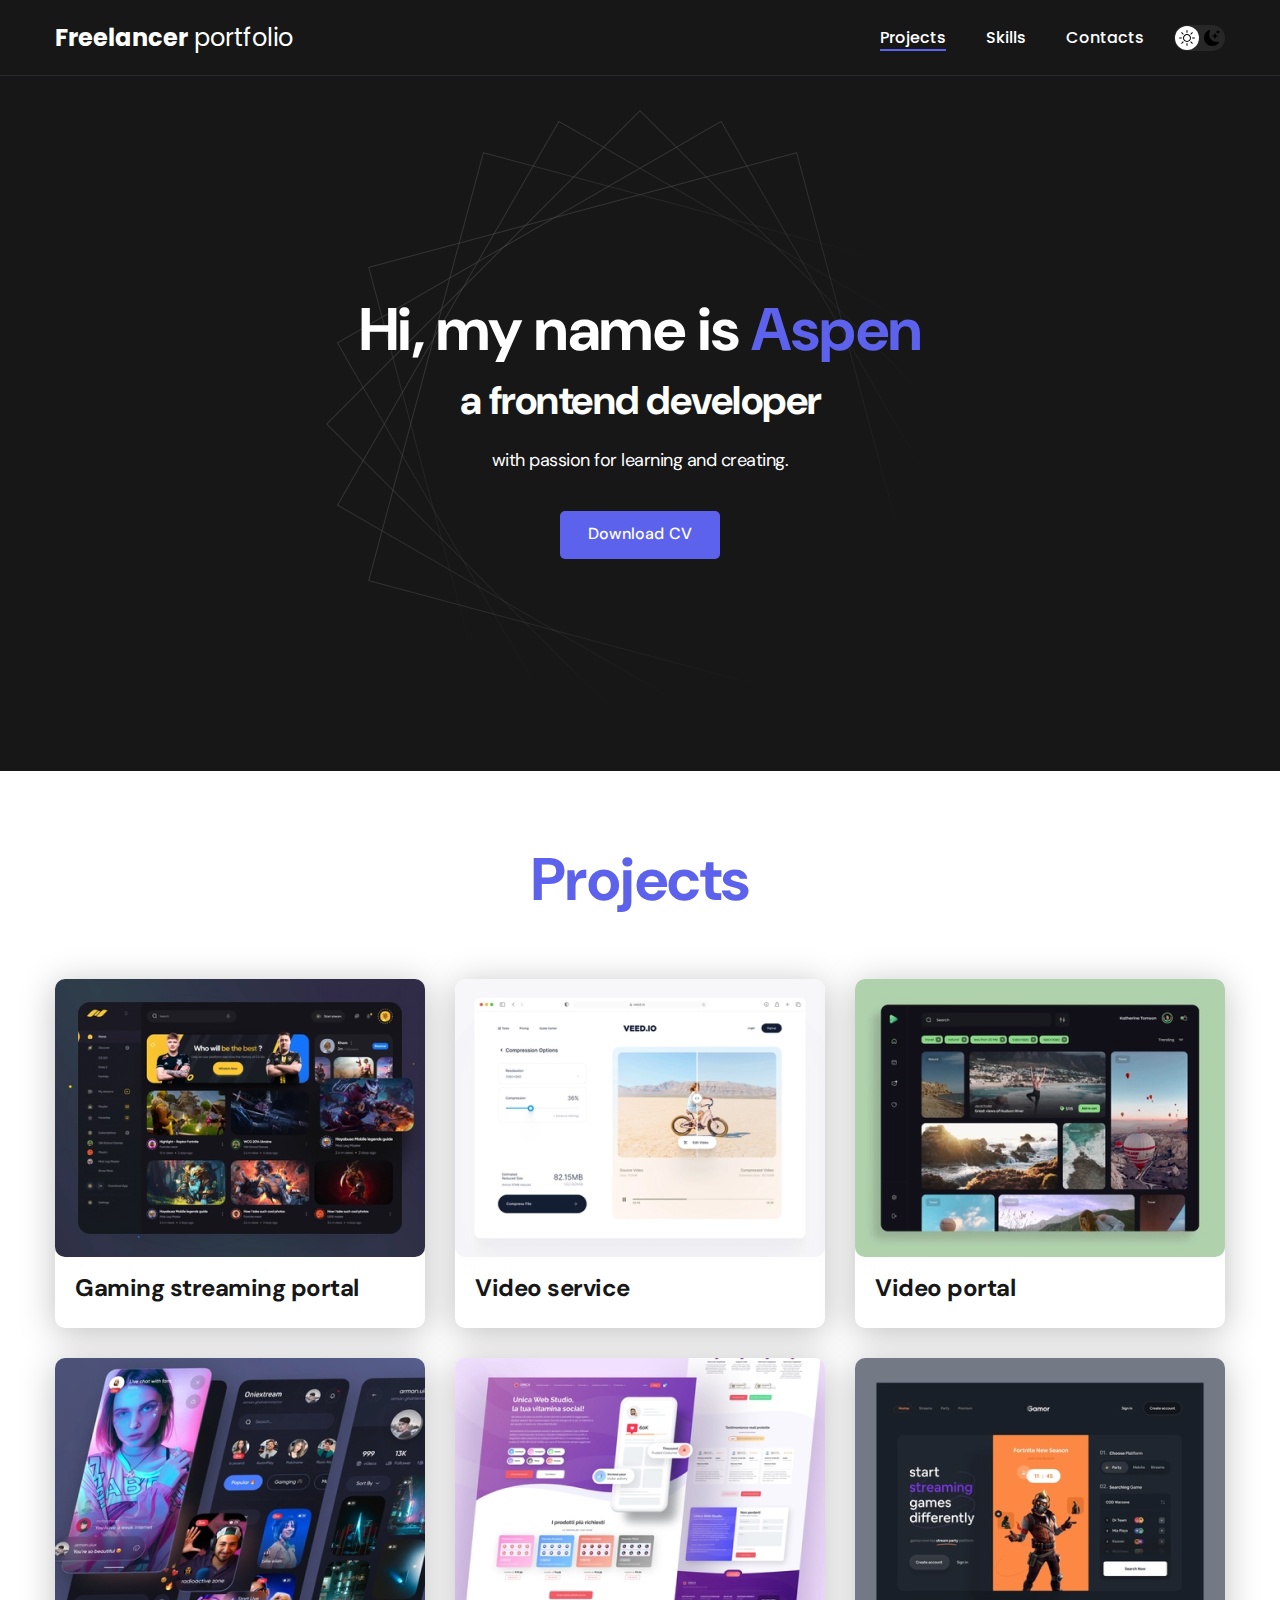
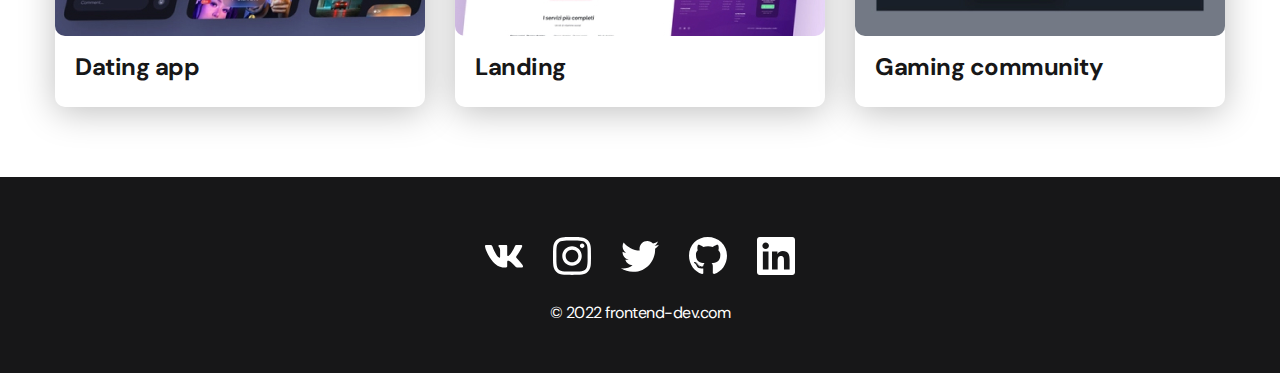
<file: index.html>
<!DOCTYPE html>
<html lang="en">

<head>
    <meta charset="UTF-8">
    <meta name="viewport" content="width=device-width, initial-scale=1.0">
    <title>Frelancer portfolio</title>
    <link rel="stylesheet" href="./css/main.css">
</head>

<body>
    <nav class="nav">
        <div class="container">
            <div class="nav-row">
                <a href="./index.html" class="logo"><strong>Freelancer</strong> portfolio</a>
                               
                <button class="dark-mode-btn">
                    <img class="dark-mode-btn-icon" src="./img/icons/sun.svg" alt="sun">
                    <img class="dark-mode-btn-icon" src="./img/icons/moon.svg" alt="moon">
                </button>

                <ul class="nav-list">
                    <li class="nav-list__item">
                        <a href="./index.html" class="nav-list__link nav-list__link--active">
                            Projects
                        </a>
                    </li>
                    <li class="nav-list__item">
                        <a href="./skills.html" class="nav-list__link">
                            Skills
                        </a>
                    </li>
                    <li class="nav-list__item">
                        <a href="./contacts.html" class="nav-list__link">
                            Contacts
                        </a>
                    </li>
                </ul>
            </div>
        </div>
    </nav>


    <header class="header">
        <div class="header__wrapper">
            <h1 class="header__title">
                <strong>Hi, my name is <em>Aspen</em></strong><br>
                a frontend developer
            </h1>
            <div class="header__text">
                <p>
                    with passion for learning and creating.
                </p>
            </div>
            <a href="#" class="btn">Download CV</a>
        </div>
    </header>

    <main class="section">
        <div class="container">
            <h1 class="title-1">
                Projects
            </h1>
            <ul class="projects">
                <li class="project">
                    <a href="./project-page.html">
                        <img class="project__img" src="./img/projects/01.jpg" alt="project img">
                        <h3 class="project__title">
                            Gaming streaming portal
                        </h3>
                    </a>
                </li>
                <li class="project">
                    <a href="./project-page.html">
                        <img class="project__img" src="./img/projects/02.jpg" alt="project img">
                        <h3 class="project__title">
                            Video service
                        </h3>
                    </a>
                </li>
                <li class="project">
                    <a href="./project-page.html">
                        <img class="project__img" src="./img/projects/03.jpg" alt="project img">
                        <h3 class="project__title">
                            Video portal
                        </h3>
                    </a>
                </li>
                <li class="project">
                    <img class="project__img" src="./img/projects/04.jpg" alt="project img">
                    <h3 class="project__title">
                        Dating app
                    </h3>
                </li>
                <li class="project">
                    <img class="project__img" src="./img/projects/05.jpg" alt="project img">
                    <h3 class="project__title">
                        Landing
                    </h3>
                </li>
                <li class="project">
                    <img class="project__img" src="./img/projects/06.jpg" alt="project img">
                    <h3 class="project__title">
                        Gaming community
                    </h3>
                </li>
            </ul>
        </div>
    </main>

    <footer class="footer">
        <div class="container">
            <div class="footer__wrapper">
                <ul class="social">
                    <li class="social__item">
                        <a href="https://vk.com/id91578022" target="_blank">
                            <img src="./img/icons/vk.svg" alt="link">
                        </a>
                    </li>
                    <li class="social__item">
                        <a href="#">
                            <img src="./img/icons/instagram.svg" alt="link">
                        </a>
                    </li>
                    <li class="social__item">
                        <a href="#">
                            <img src="./img/icons/twitter.svg" alt="link">
                        </a>
                    </li>
                    <li class="social__item">
                        <a href="#">
                            <img src="./img/icons/gitHub.svg" alt="link">
                        </a>
                    </li>
                    <li class="social__item">
                        <a href="#">
                            <img src="./img/icons/linkedIn.svg" alt="link">
                        </a>
                    </li>
                </ul>
                <div class="copyright">
                    <p>
                        © 2022 frontend-dev.com
                    </p>
                </div>
            </div>
        </div>
    </footer>

    <script src="./js/main.js"></script>
</body>

</html>
</file>
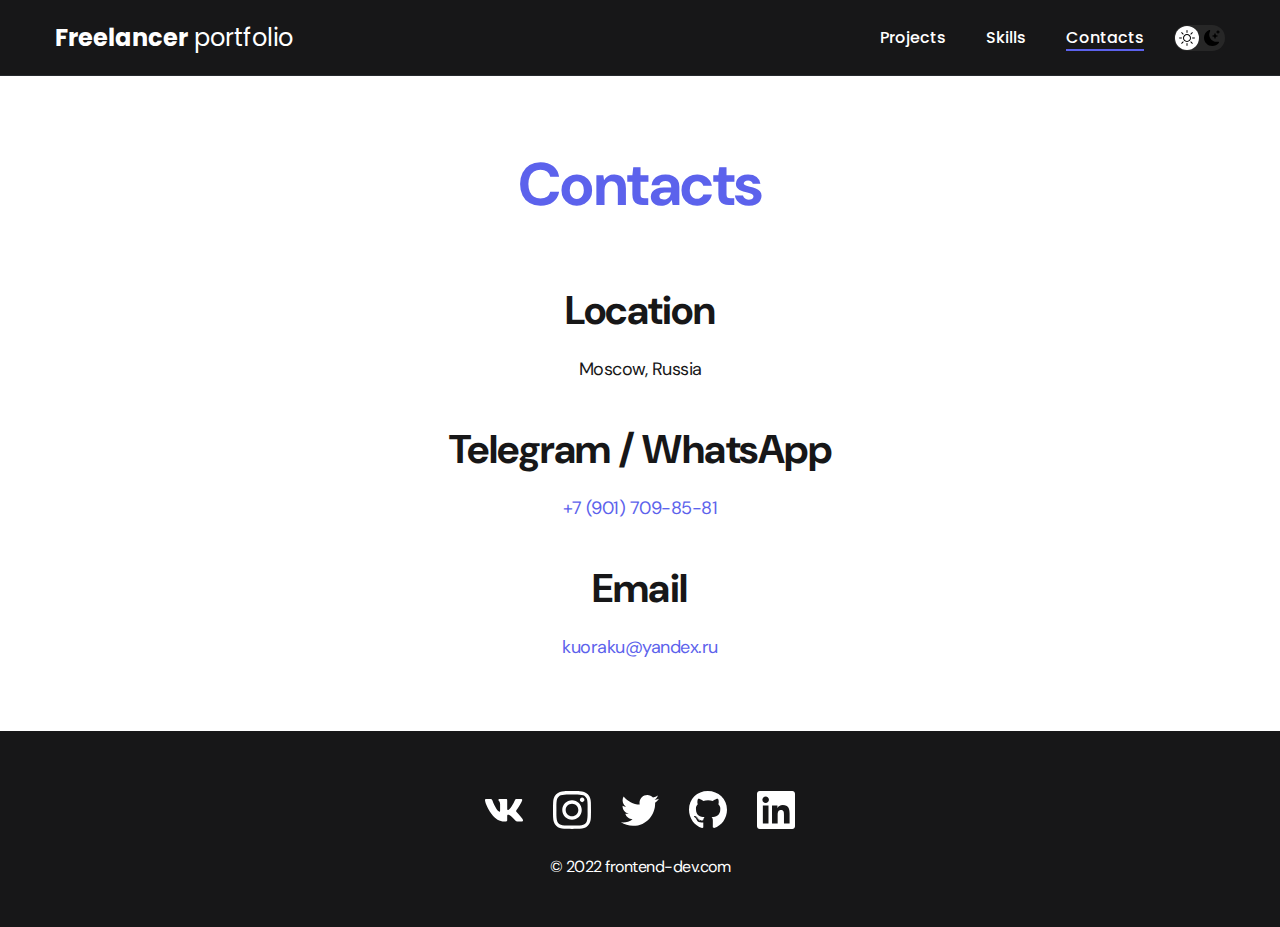
<file: contacts.html>
<!DOCTYPE html>
<html lang="en">

<head>
    <meta charset="UTF-8">
    <meta name="viewport" content="width=device-width, initial-scale=1.0">
    <title>Frelancer portfolio</title>
    <link rel="stylesheet" href="./css/main.css">
</head>

<body>
    <nav class="nav">
        <div class="container">
            <div class="nav-row">
                <a href="./index.html" class="logo"><strong>Freelancer</strong> portfolio</a>
                
                <button class="dark-mode-btn">
                    <img class="dark-mode-btn-icon" src="./img/icons/sun.svg" alt="sun">
                    <img class="dark-mode-btn-icon" src="./img/icons/moon.svg" alt="moon">
                </button>
                
                <ul class="nav-list">
                    <li class="nav-list__item">
                        <a href="./index.html" class="nav-list__link">
                            Projects
                        </a>
                    </li>
                    <li class="nav-list__item">
                        <a href="./skills.html" class="nav-list__link">
                            Skills
                        </a>
                    </li>
                    <li class="nav-list__item">
                        <a href="./contacts.html" class="nav-list__link  nav-list__link--active">
                            Contacts
                        </a>
                    </li>
                </ul>
            </div>
        </div>
    </nav>

    <main class="section">
        <div class="container">
            <h1 class="title-1">
                Contacts
            </h1>

            <ul class="content-list">
                <li class="content-list__item">
                    <h2 class="title-2">
                        Location
                    </h2>
                    <p>
                        Moscow, Russia
                    </p>
                </li>
                <li class="content-list__item">
                    <h2 class="title-2">
                        Telegram / WhatsApp
                    </h2>
                    <p>
                        <a href="tel:+79017098581">
                            +7 (901) 709-85-81
                        </a>
                        <!-- <a href="https://t.me/+79017098581">
                            +7 (901) 709-85-81
                        </a> -->
                    </p>
                </li>
                <li class="content-list__item">
                    <h2 class="title-2">
                        Email
                    </h2>
                    <p>
                        <a href="mailto:kuoraku@yandex.ru">
                            kuoraku@yandex.ru
                        </a>
                    </p>
                </li>
            </ul>

        </div>
    </main>

    <footer class="footer">
        <div class="container">
            <div class="footer__wrapper">
                <ul class="social">
                    <li class="social__item">
                        <a href="https://vk.com/id91578022" target="_blank">
                            <img src="./img/icons/vk.svg" alt="link">
                        </a>
                    </li>
                    <li class="social__item">
                        <a href="#">
                            <img src="./img/icons/instagram.svg" alt="link">
                        </a>
                    </li>
                    <li class="social__item">
                        <a href="#">
                            <img src="./img/icons/twitter.svg" alt="link">
                        </a>
                    </li>
                    <li class="social__item">
                        <a href="#">
                            <img src="./img/icons/gitHub.svg" alt="link">
                        </a>
                    </li>
                    <li class="social__item">
                        <a href="#">
                            <img src="./img/icons/linkedIn.svg" alt="link">
                        </a>
                    </li>
                </ul>
                <div class="copyright">
                    <p>
                        © 2022 frontend-dev.com
                    </p>
                </div>
            </div>
        </div>
    </footer>

    <script src="./js/main.js"></script>
</body>

</html>
</file>
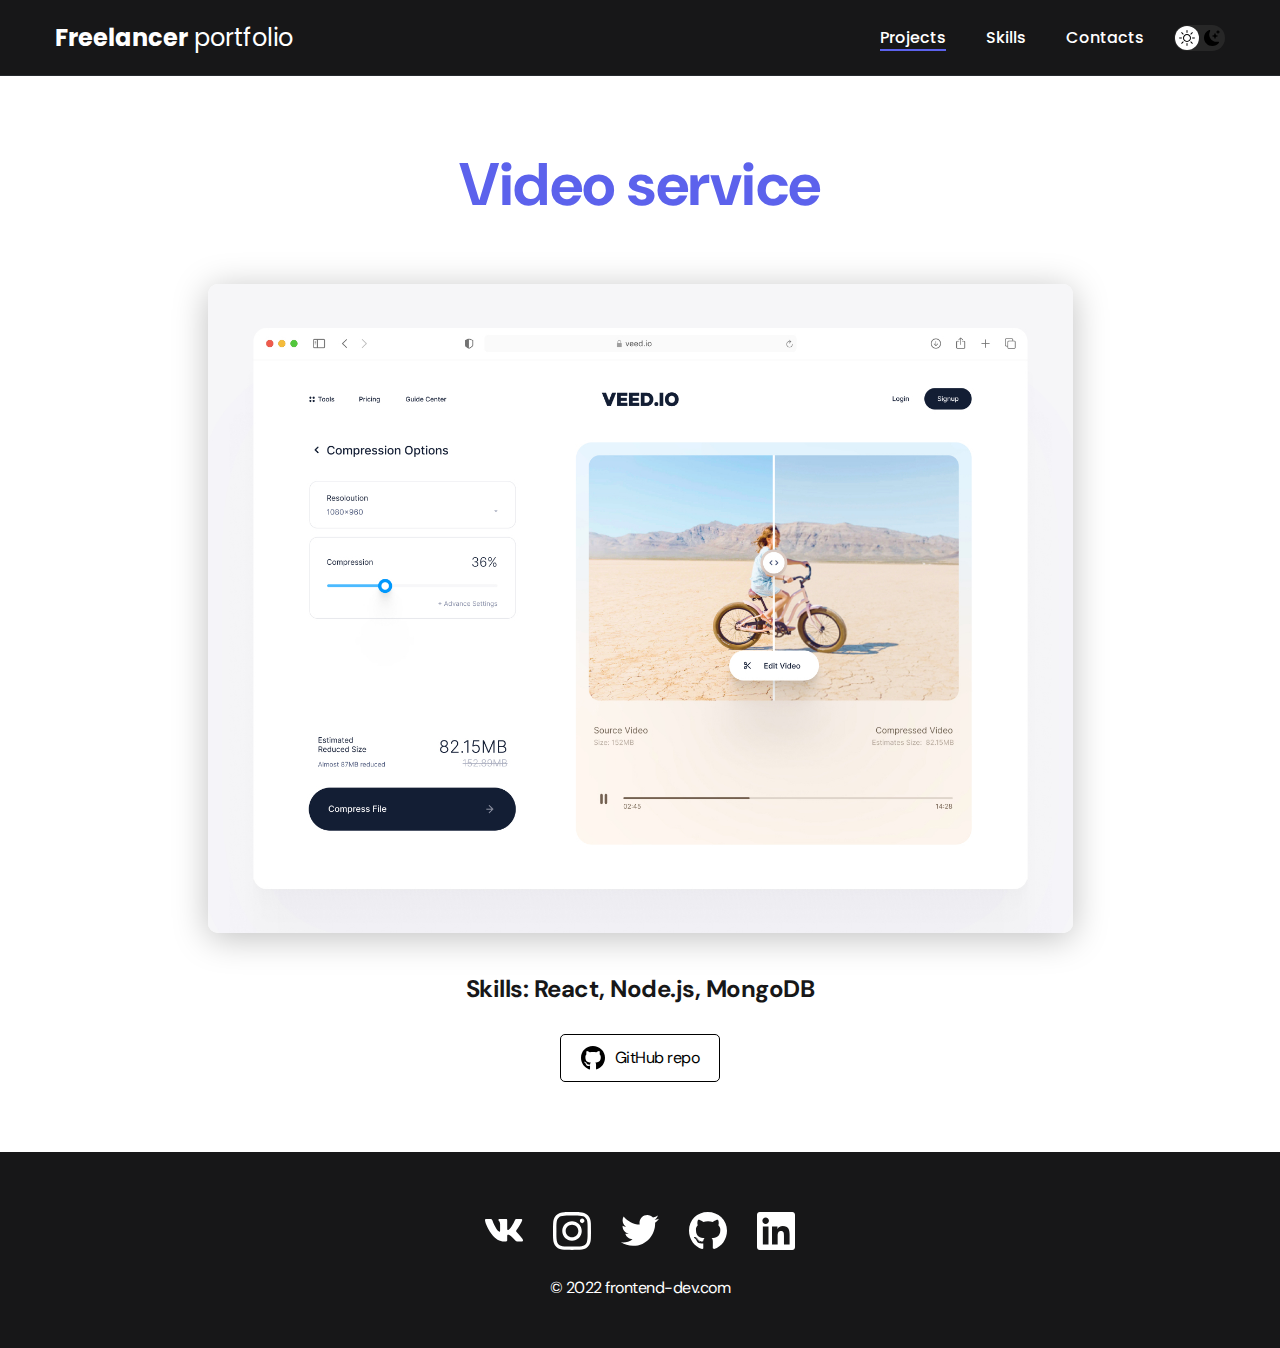
<file: project-page.html>
<!DOCTYPE html>
<html lang="en">

<head>
    <meta charset="UTF-8">
    <meta name="viewport" content="width=device-width, initial-scale=1.0">
    <title>Frelancer portfolio</title>
    <link rel="stylesheet" href="./css/main.css">
</head>

<body>
    <nav class="nav">
        <div class="container">
            <div class="nav-row">
                <a href="./index.html" class="logo"><strong>Freelancer</strong> portfolio</a>
                
                <button class="dark-mode-btn">
                    <img class="dark-mode-btn-icon" src="./img/icons/sun.svg" alt="sun">
                    <img class="dark-mode-btn-icon" src="./img/icons/moon.svg" alt="moon">
                </button>
                
                <ul class="nav-list">
                    <li class="nav-list__item">
                        <a href="./index.html" class="nav-list__link nav-list__link--active">
                            Projects
                        </a>
                    </li>
                    <li class="nav-list__item">
                        <a href="./skills.html" class="nav-list__link">
                            Skills
                        </a>
                    </li>
                    <li class="nav-list__item">
                        <a href="./contacts.html" class="nav-list__link">
                            Contacts
                        </a>
                    </li>
                </ul>
            </div>
        </div>
    </nav>

    <main class="section">
        <div class="container">
            <div class="projects-details">
                <h1 class="title-1">
                    Video service
                </h1>
                <img class="projects-details__cover" src="./img/projects/02-big.jpg" alt="project">
                <div class="project-details__descr">
                    <p>
                        Skills: React, Node.js, MongoDB
                    </p>
                </div>
                <a href="#" class="btn-outline">
                    <img src="./img/icons/gitHub-black.svg" alt="gitHub">
                    GitHub repo
                </a>
            </div>
        </div>
    </main>

    <footer class="footer">
        <div class="container">
            <div class="footer__wrapper">
                <ul class="social">
                    <li class="social__item">
                        <a href="https://vk.com/id91578022" target="_blank">
                            <img src="./img/icons/vk.svg" alt="link">
                        </a>
                    </li>
                    <li class="social__item">
                        <a href="#">
                            <img src="./img/icons/instagram.svg" alt="link">
                        </a>
                    </li>
                    <li class="social__item">
                        <a href="#">
                            <img src="./img/icons/twitter.svg" alt="link">
                        </a>
                    </li>
                    <li class="social__item">
                        <a href="#">
                            <img src="./img/icons/gitHub.svg" alt="link">
                        </a>
                    </li>
                    <li class="social__item">
                        <a href="#">
                            <img src="./img/icons/linkedIn.svg" alt="link">
                        </a>
                    </li>
                </ul>
                <div class="copyright">
                    <p>
                        © 2022 frontend-dev.com
                    </p>
                </div>
            </div>
        </div>
    </footer>

    <script src="./js/main.js"></script>
</body>

</html>
</file>
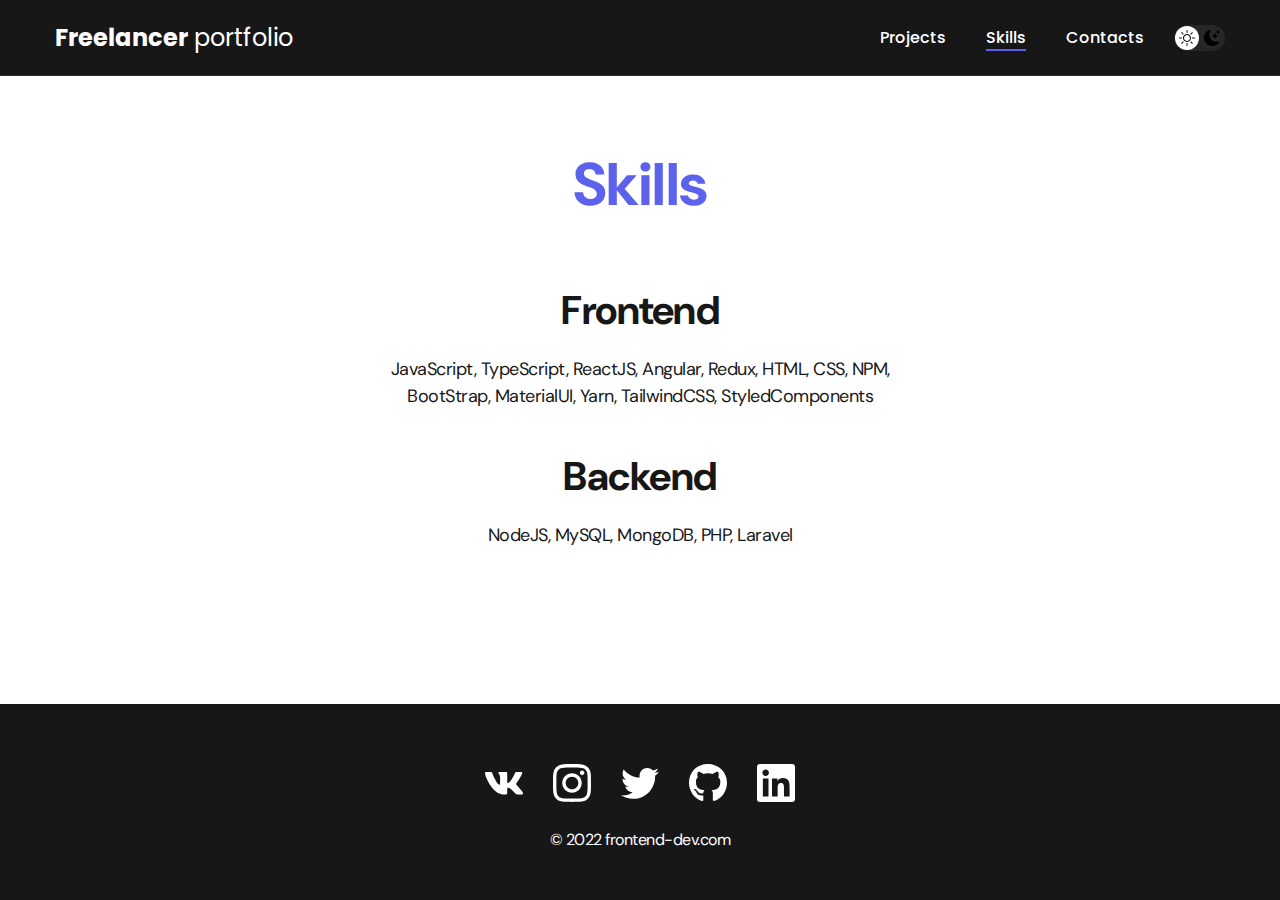
<file: skills.html>
<!DOCTYPE html>
<html lang="en">

<head>
    <meta charset="UTF-8">
    <meta name="viewport" content="width=device-width, initial-scale=1.0">
    <title>Frelancer portfolio</title>
    <link rel="stylesheet" href="./css/main.css">
</head>

<body>
    <nav class="nav">
        <div class="container">
            <div class="nav-row">
                <a href="./index.html" class="logo"><strong>Freelancer</strong> portfolio</a>
                
                <button class="dark-mode-btn">
                    <img class="dark-mode-btn-icon" src="./img/icons/sun.svg" alt="sun">
                    <img class="dark-mode-btn-icon" src="./img/icons/moon.svg" alt="moon">
                </button>

                <ul class="nav-list">
                    <li class="nav-list__item">
                        <a href="./index.html" class="nav-list__link">
                            Projects
                        </a>
                    </li>
                    <li class="nav-list__item">
                        <a href="./skills.html" class="nav-list__link  nav-list__link--active">
                            Skills
                        </a>
                    </li>
                    <li class="nav-list__item">
                        <a href="./contacts.html" class="nav-list__link">
                            Contacts
                        </a>
                    </li>
                </ul>
            </div>
        </div>
    </nav>

    <main class="section">
        <div class="container">
            <h1 class="title-1">
                Skills
            </h1>

            <ul class="content-list">
                <li class="content-list__item">
                    <h2 class="title-2">
                        Frontend
                    </h2>
                    <p>
                        JavaScript, TypeScript, ReactJS, Angular, Redux, HTML, CSS, NPM, BootStrap, MaterialUI, Yarn,
                        TailwindCSS, StyledComponents
                    </p>
                </li>
                <li class="content-list__item">
                    <h2 class="title-2">
                        Backend
                    </h2>
                    <p>
                        NodeJS, MySQL, MongoDB, PHP, Laravel
                    </p>
                </li>
            </ul>

        </div>
    </main>

    <footer class="footer">
        <div class="container">
            <div class="footer__wrapper">
                <ul class="social">
                    <li class="social__item">
                        <a href="https://vk.com/id91578022" target="_blank">
                            <img src="./img/icons/vk.svg" alt="link">
                        </a>
                    </li>
                    <li class="social__item">
                        <a href="#">
                            <img src="./img/icons/instagram.svg" alt="link">
                        </a>
                    </li>
                    <li class="social__item">
                        <a href="#">
                            <img src="./img/icons/twitter.svg" alt="link">
                        </a>
                    </li>
                    <li class="social__item">
                        <a href="#">
                            <img src="./img/icons/gitHub.svg" alt="link">
                        </a>
                    </li>
                    <li class="social__item">
                        <a href="#">
                            <img src="./img/icons/linkedIn.svg" alt="link">
                        </a>
                    </li>
                </ul>
                <div class="copyright">
                    <p>
                        © 2022 frontend-dev.com
                    </p>
                </div>
            </div>
        </div>
    </footer>

    <script src="./js/main.js"></script>
</body>

</html>
</file>
<file: css/main.css>
@import "./reset.css";
@import url('https://fonts.googleapis.com/css2?family=DM+Sans:wght@400;500;700&family=Poppins:wght@400;500;700&display=swap');

/* font-family: 'DM Sans', sans-serif;
font-family: 'Poppins', sans-serif; */

/* * {
    border: 1px solid red;
} */

:root {
    --black0: #000;
    --black: #171718;
    --black-border: #26292D;
    --white: #fff;
    --purple: #5C62EC;

    --dark-bg: var(--black);
    --dark-border: var(--black-border);
    --header-text: var(--white);
    --accent: var(--purple);

    /* LIght mode */

    --page-bg: var(--white);
    --text-color: var(--black);

    --title-1: var(--accent);

    --project-card-bg: var(--white);
    --project-card-text: var(--black);
    --box-shadow: 0px 5px 35px 0px rgba(0, 0, 0, 0.25);
}

.dark {
    /* Dark mode */

    --page-bg: #252526;
    --text-color: var(--white);
    --title-1: var(--white);

    --project-card-bg: var(--black);
    --project-card-text: var(--white);

    --box-shadow: 0px 5px 35px 0px rgba(0, 0, 0, 0.8);
}

html, body {    
    display: flex;
    flex-direction: column;
    min-height: 100vh;
    font-family: 'DM Sans', sans-serif;
    letter-spacing: -0.5px;
    
    /* Color mode */
    background-color: var(--page-bg);
    color: var(--text-color);
}

/* Genera; */

.container {
    margin: 0 auto;
    padding: 0 15px;
    max-width: 1200px;
}

.none {
    display: none !important;
}

.section {
    padding: 70px 0;
}

.title-1 {
    margin-bottom: 60px;

    font-size: 60px;
    font-weight: 700;
    line-height: 1.3;
    color: var(--title-1);
    text-align: center;
}

.title-2 {
    margin-bottom: 20px;
    font-size: 40px;
    font-weight: 700;
    line-height: 1.3;
}

/* Nav */

.nav {
    padding: 20px 0;
    border-bottom: 1px solid var(--dark-border);
    background-color: var(--dark-bg);
    color: var(--header-text);
    letter-spacing: normal;

}

.nav-row {
    display: flex;
    justify-content: flex-end;
    align-items: center;
    column-gap: 30px;
    row-gap: 20px;
    flex-wrap: wrap;
}

.logo {
    margin-right: auto;
    color: var(--header-text);
    font-size: 24px;
    font-family: 'Poppins', sans-serif;
}

.logo strong {
    font-weight: 700;
}

.nav-list {
    display: flex;
    flex-wrap: wrap;
    align-items: center;
    column-gap: 40px;
    row-gap: 10px;
    font-size: 16px;
    font-weight: 500;
    font-family: 'Poppins', sans-serif;
}

.nav-list__link {
    color: var(--header-text);
    transition: opacity 0.2s ease-in;
}

.nav-list__link:hover{
    opacity: 0.8;
}

.nav-list__link--active {
    position: relative;
}

.nav-list__link--active:before {
    content: "";
    position: absolute;
    left: 0;
    top: 100%;
    display: block;
    height: 2px;
    width: 100%;
    background-color: var(--accent);
}

/* Dark mode btn */

.dark-mode-btn {
    order: 9;
    position: relative;
    display: flex;
    justify-content: space-between;
    width: 51px;
    height: 26px;
    padding: 5px;
    border-radius: 50px;
    background-color: #272727;
}

.dark-mode-btn::before {
    content: '';
    position: absolute;
    top: 1px;
    left: 1px;
    display: block;
    width: 24px;
    height: 24px;
    border-radius: 50%;
    background-color: var(--white);
    transition: left 0.2s ease-in;
}

.dark-mode-btn--active::before {
    left: 26px;
}

.dark-mode-btn-icon {
    position: relative;
    z-index: 9;
}

/* header */

.header {
    padding: 40px 0;
    min-height: 695px;
    display: flex;
    justify-content: center;
    align-items: center;

    background-color: var(--dark-bg);
    background-image: url('./../img/header-bg.png');
    background-repeat: no-repeat;
    background-size: auto;
    background-position: center;
    color: var(--header-text);
    text-align: center;
}

.header__wrapper {
    padding: 0 15px;
    max-width: 660px;
}

.header__title {
    margin-bottom: 20px;
    font-size: 40px;
    font-weight: 700;
    line-height: 1.4;
}

.header__title strong {
    font-size: 60px;
    font-weight: 700;
}

.header__title em {
    font-style: normal;
    color: var(--accent);
}

.header__text {
    margin-bottom: 40px;
    font-size: 18px;
    line-height: 1.333;
}

.header__text p + p {
    margin-top: 1em;
}

/* btn */

.btn {
    display: inline-block;
    height: 48px;
    padding: 12px 28px;
    border-radius: 5px;
    background-color: var(--accent);
    color: var(--white);
    letter-spacing: 0.15px;
    font-size: 16px;
    font-weight: 500;
    transition: opacity 0.2s ease-in;
}

.btn:hover {
    opacity: 0.8;
}

.btn:active {
    position: relative;
    top: 1px;
}

/* Btn-ouline */

.btn-outline { 
    display: flex;
    column-gap: 10px;
    align-items: center;

    height: 48px;
    padding: 12px 20px;

    border-radius: 5px;
    border: 1px solid var(--black0);
    background-color: white;
    color: var(--black0);

    transition: opacity 0.2s ease-in;
}

.btn-outline:hover {
    opacity: 0.8;
}

.btn-outline:active {
    position: relative;
    top: 1px;
}

/* projects */

.projects {
    display: flex;
    flex-wrap: wrap;
    justify-content: center;
    column-gap: 30px;
    row-gap: 30px;
}

.project {
    max-width: 370px;
    background-color: var(--project-card-bg);
    box-shadow: var(--box-shadow);
    border-radius: 10px;
}

.project__img {
    border-radius: 10px;
}

.project__title {
    padding: 15px 20px 25px;
    font-size: 24px;
    font-weight: 700;
    line-height: 1.3;
    color: var(--project-card-text);
}

/* project-details */

.projects-details {
    margin: 0 auto;
    max-width: 865px;
    display: flex;
    flex-direction: column;
    align-items: center;
    text-align: center;
}

.projects-details__cover {
    max-width: 100%;
    margin-bottom: 40px;
    box-shadow: var(--box-shadow);
    border-radius: 10px;
}

.project-details__descr {
    margin-bottom: 30px;
    font-weight: 700;
    font-size: 24px;
    line-height: 1.3;
}

/* Skills and Contacts */
/* Content-list */

.content-list {
    margin: 0 auto;
    max-width: 570px;
    display: flex;
    flex-direction: column;
    row-gap: 40px;
    align-items: center;
    text-align: center;
}

.content-list a {
    color: var(--accent);
}

.content-list__item {
    font-size: 18px;
    line-height: 1.5;
}

.content-list__item p + p {
    margin-top: 0.5em;
}


/* footer */

.footer {
    margin-top: auto;
    padding: 60px 0 50px;
    background-color: var(--dark-bg);
    color: var(--header-text);
}

.footer__wrapper {
    display: flex;
    flex-direction: column;
    align-items: center;
    row-gap: 27px;
}

.social {
    display: flex;
    flex-direction: row;
    column-gap: 30px;
    align-items: center;
}

.copyright {
    font-size: 16px;
}

.copyright p + p {
    margin-top: 0.5em;
}

@media (max-width: 620px) {
    /* nav */

    .nav-row {
        justify-content: space-between;
    }

    .dark-mode-btn {
        order: 0;
    }

    /* header */
    .header {
        min-height: unset;
    }

    .header__title {
        font-size: 30px;
    }

    .header__title strong {
        font-size:  40px;
    }

    /* general */

    .section {
        padding: 40px 0;
    }

    .title-1 {
        font-size: 40px;
        margin-bottom: 30px;
    }

    .title-2 {
        margin-bottom: 10px;
        font-size: 30px;
    }


    /* projects */

    .project__title {
        font-size: 22px;
    }

    /* project page */

    .project-details__descr {
        font-size: 22px;
        margin-bottom: 20px;
    }

    /* content list */

    .content-list {
        row-gap: 20px;
    }

    .content-list__item {
        font-size: 16px;
    }

    /* footer */

    .footer {
        padding: 40px 0 30px;
    }

    .footer__wrapper {
        row-gap: 20px
    }

    /* social */

    .social {
        column-gap: 20px;
    }

    .social__item {
        width: 28px;
    }

}
</file>
